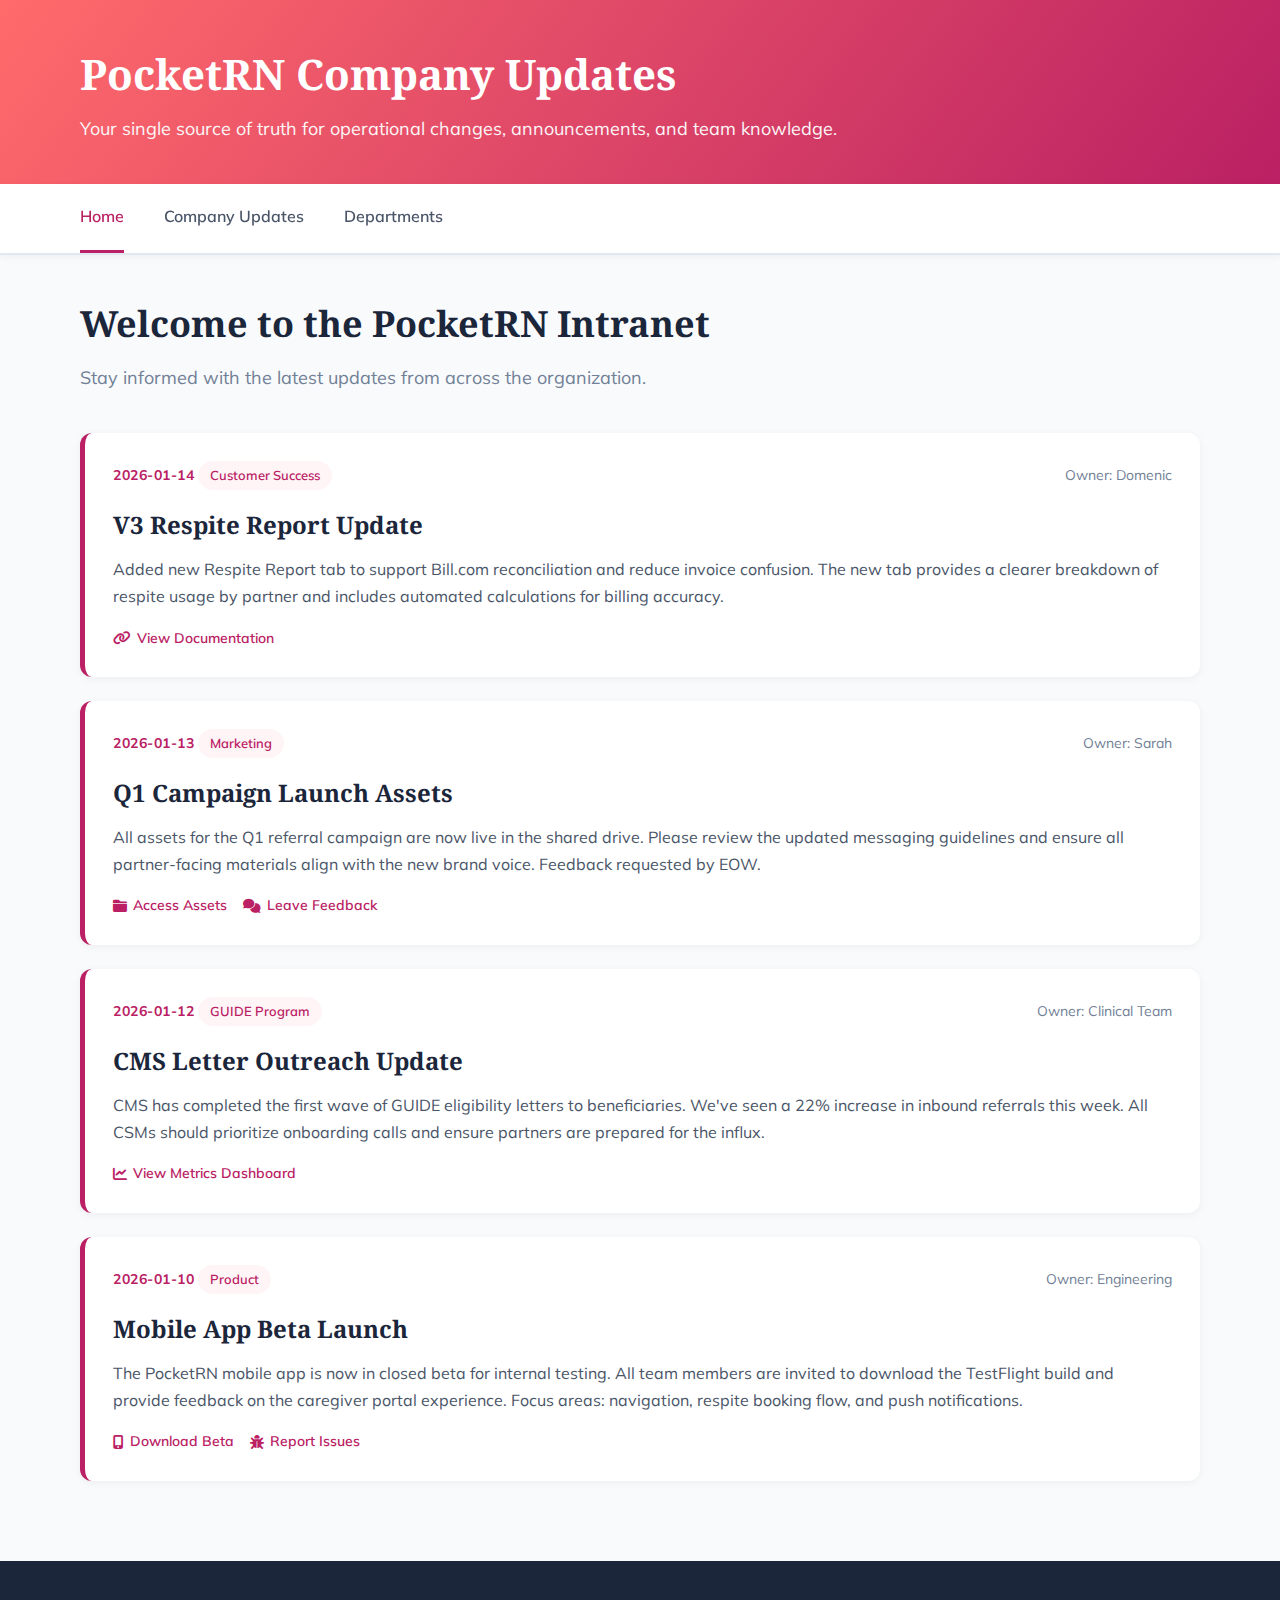
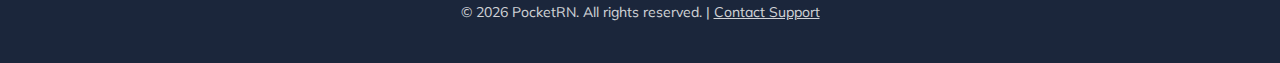
<file: index.html>
<!DOCTYPE html>
<html lang="en">
<head>
    <meta charset="UTF-8">
    <meta name="viewport" content="width=device-width, initial-scale=1.0">
    <title>PocketRN Company Updates</title>
    <link rel="stylesheet" href="css/style.css">
    <link href="https://cdnjs.cloudflare.com/ajax/libs/font-awesome/6.0.0-beta3/css/all.min.css" rel="stylesheet">
</head>
<body>
    <!-- Header -->
    <header class="site-header">
        <div class="header-content">
            <h1 class="site-title">PocketRN Company Updates</h1>
            <p class="site-tagline">Your single source of truth for operational changes, announcements, and team knowledge.</p>
        </div>
    </header>

    <!-- Navigation -->
    <nav class="site-nav">
        <div class="nav-content">
            <a href="index.html" class="nav-link active">Home</a>
            <a href="updates.html" class="nav-link">Company Updates</a>
            <a href="departments.html" class="nav-link">Departments</a>
        </div>
    </nav>

    <!-- Main Content -->
    <main class="main-content">
        <h2 class="page-title">Welcome to the PocketRN Intranet</h2>
        <p class="page-subtitle">Stay informed with the latest updates from across the organization.</p>

        <!-- Recent Updates -->
        <div class="updates-container">
            <!-- Sample Update 1 -->
            <article class="update-card">
                <div class="update-meta">
                    <div>
                        <span class="update-date">2026-01-14</span>
                        <span class="update-department">Customer Success</span>
                    </div>
                    <span class="update-owner">Owner: Domenic</span>
                </div>
                <h3 class="update-title">V3 Respite Report Update</h3>
                <div class="update-body">
                    <p>Added new Respite Report tab to support Bill.com reconciliation and reduce invoice confusion. The new tab provides a clearer breakdown of respite usage by partner and includes automated calculations for billing accuracy.</p>
                </div>
                <div class="update-links">
                    <a href="#" class="update-link">
                        <i class="fas fa-link"></i>
                        View Documentation
                    </a>
                </div>
            </article>

            <!-- Sample Update 2 -->
            <article class="update-card">
                <div class="update-meta">
                    <div>
                        <span class="update-date">2026-01-13</span>
                        <span class="update-department">Marketing</span>
                    </div>
                    <span class="update-owner">Owner: Sarah</span>
                </div>
                <h3 class="update-title">Q1 Campaign Launch Assets</h3>
                <div class="update-body">
                    <p>All assets for the Q1 referral campaign are now live in the shared drive. Please review the updated messaging guidelines and ensure all partner-facing materials align with the new brand voice. Feedback requested by EOW.</p>
                </div>
                <div class="update-links">
                    <a href="#" class="update-link">
                        <i class="fas fa-folder"></i>
                        Access Assets
                    </a>
                    <a href="#" class="update-link">
                        <i class="fas fa-comments"></i>
                        Leave Feedback
                    </a>
                </div>
            </article>

            <!-- Sample Update 3 -->
            <article class="update-card">
                <div class="update-meta">
                    <div>
                        <span class="update-date">2026-01-12</span>
                        <span class="update-department">GUIDE Program</span>
                    </div>
                    <span class="update-owner">Owner: Clinical Team</span>
                </div>
                <h3 class="update-title">CMS Letter Outreach Update</h3>
                <div class="update-body">
                    <p>CMS has completed the first wave of GUIDE eligibility letters to beneficiaries. We've seen a 22% increase in inbound referrals this week. All CSMs should prioritize onboarding calls and ensure partners are prepared for the influx.</p>
                </div>
                <div class="update-links">
                    <a href="#" class="update-link">
                        <i class="fas fa-chart-line"></i>
                        View Metrics Dashboard
                    </a>
                </div>
            </article>

            <!-- Sample Update 4 -->
            <article class="update-card">
                <div class="update-meta">
                    <div>
                        <span class="update-date">2026-01-10</span>
                        <span class="update-department">Product</span>
                    </div>
                    <span class="update-owner">Owner: Engineering</span>
                </div>
                <h3 class="update-title">Mobile App Beta Launch</h3>
                <div class="update-body">
                    <p>The PocketRN mobile app is now in closed beta for internal testing. All team members are invited to download the TestFlight build and provide feedback on the caregiver portal experience. Focus areas: navigation, respite booking flow, and push notifications.</p>
                </div>
                <div class="update-links">
                    <a href="#" class="update-link">
                        <i class="fas fa-mobile-alt"></i>
                        Download Beta
                    </a>
                    <a href="#" class="update-link">
                        <i class="fas fa-bug"></i>
                        Report Issues
                    </a>
                </div>
            </article>
        </div>
    </main>

    <!-- Footer -->
    <footer class="site-footer">
        <div class="footer-content">
            <p>&copy; 2026 PocketRN. All rights reserved. | <a href="mailto:support@pocketrn.com" style="color: white; text-decoration: underline;">Contact Support</a></p>
        </div>
    </footer>
</body>
</html>
</file>
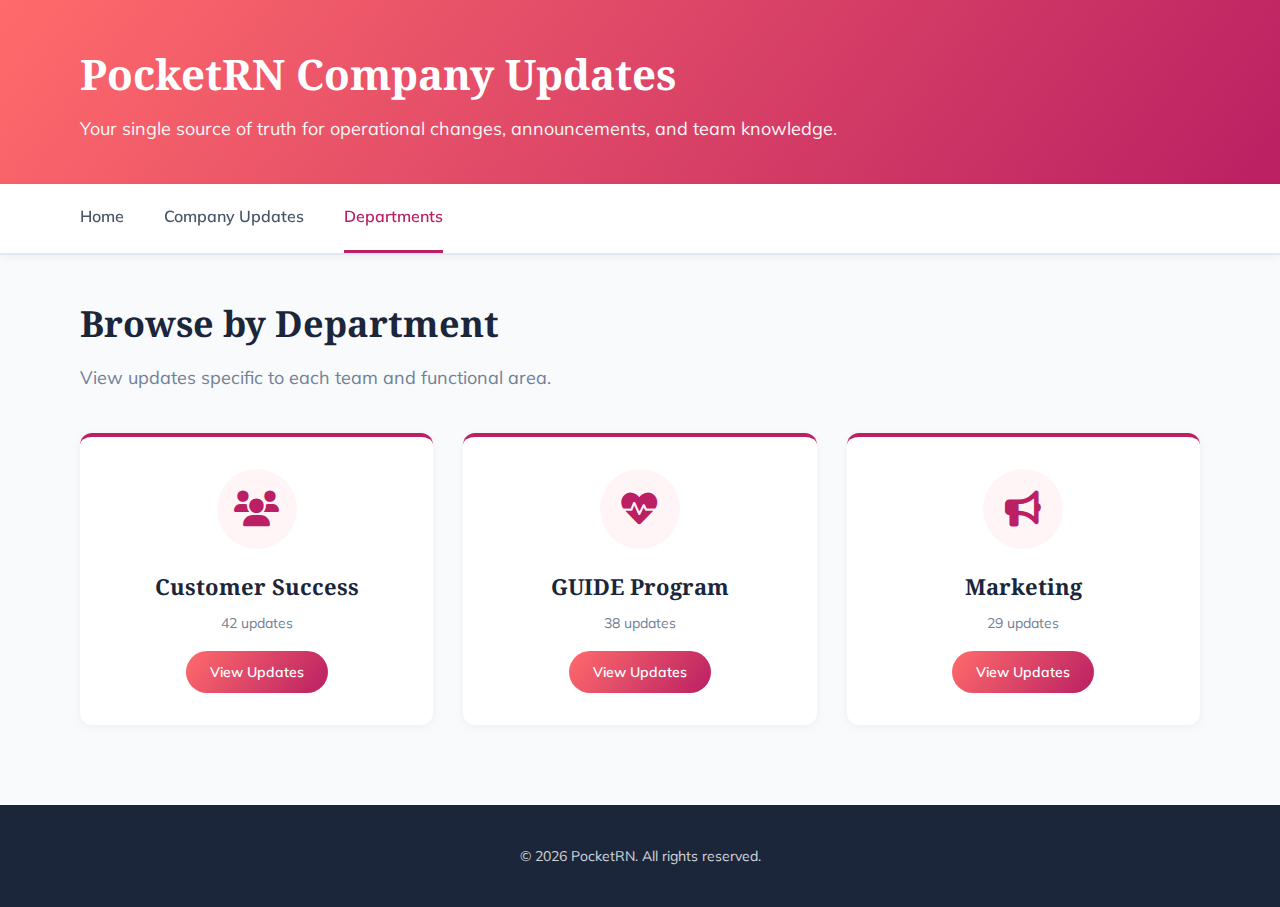
<file: departments.html>
<!DOCTYPE html>
<html lang="en">
<head>
    <meta charset="UTF-8">
    <meta name="viewport" content="width=device-width, initial-scale=1.0">
    <title>Departments - PocketRN</title>
    <link rel="stylesheet" href="css/style.css">
    <link href="https://cdnjs.cloudflare.com/ajax/libs/font-awesome/6.0.0-beta3/css/all.min.css" rel="stylesheet">
</head>
<body>
    <header class="site-header">
        <div class="header-content">
            <h1 class="site-title">PocketRN Company Updates</h1>
            <p class="site-tagline">Your single source of truth for operational changes, announcements, and team knowledge.</p>
        </div>
    </header>
    <nav class="site-nav">
        <div class="nav-content">
            <a href="index.html" class="nav-link">Home</a>
            <a href="updates.html" class="nav-link">Company Updates</a>
            <a href="departments.html" class="nav-link active">Departments</a>
        </div>
    </nav>
    <main class="main-content">
        <h2 class="page-title">Browse by Department</h2>
        <p class="page-subtitle">View updates specific to each team and functional area.</p>
        <div class="department-grid">
            <div class="department-card">
                <div class="department-icon"><i class="fas fa-users"></i></div>
                <h3 class="department-name">Customer Success</h3>
                <p class="department-count">42 updates</p>
                <a href="#" class="department-link">View Updates</a>
            </div>
            <div class="department-card">
                <div class="department-icon"><i class="fas fa-heartbeat"></i></div>
                <h3 class="department-name">GUIDE Program</h3>
                <p class="department-count">38 updates</p>
                <a href="#" class="department-link">View Updates</a>
            </div>
            <div class="department-card">
                <div class="department-icon"><i class="fas fa-bullhorn"></i></div>
                <h3 class="department-name">Marketing</h3>
                <p class="department-count">29 updates</p>
                <a href="#" class="department-link">View Updates</a>
            </div>
        </div>
    </main>
    <footer class="site-footer">
        <div class="footer-content">
            <p>&copy; 2026 PocketRN. All rights reserved.</p>
        </div>
    </footer>
</body>
</html>
</file>
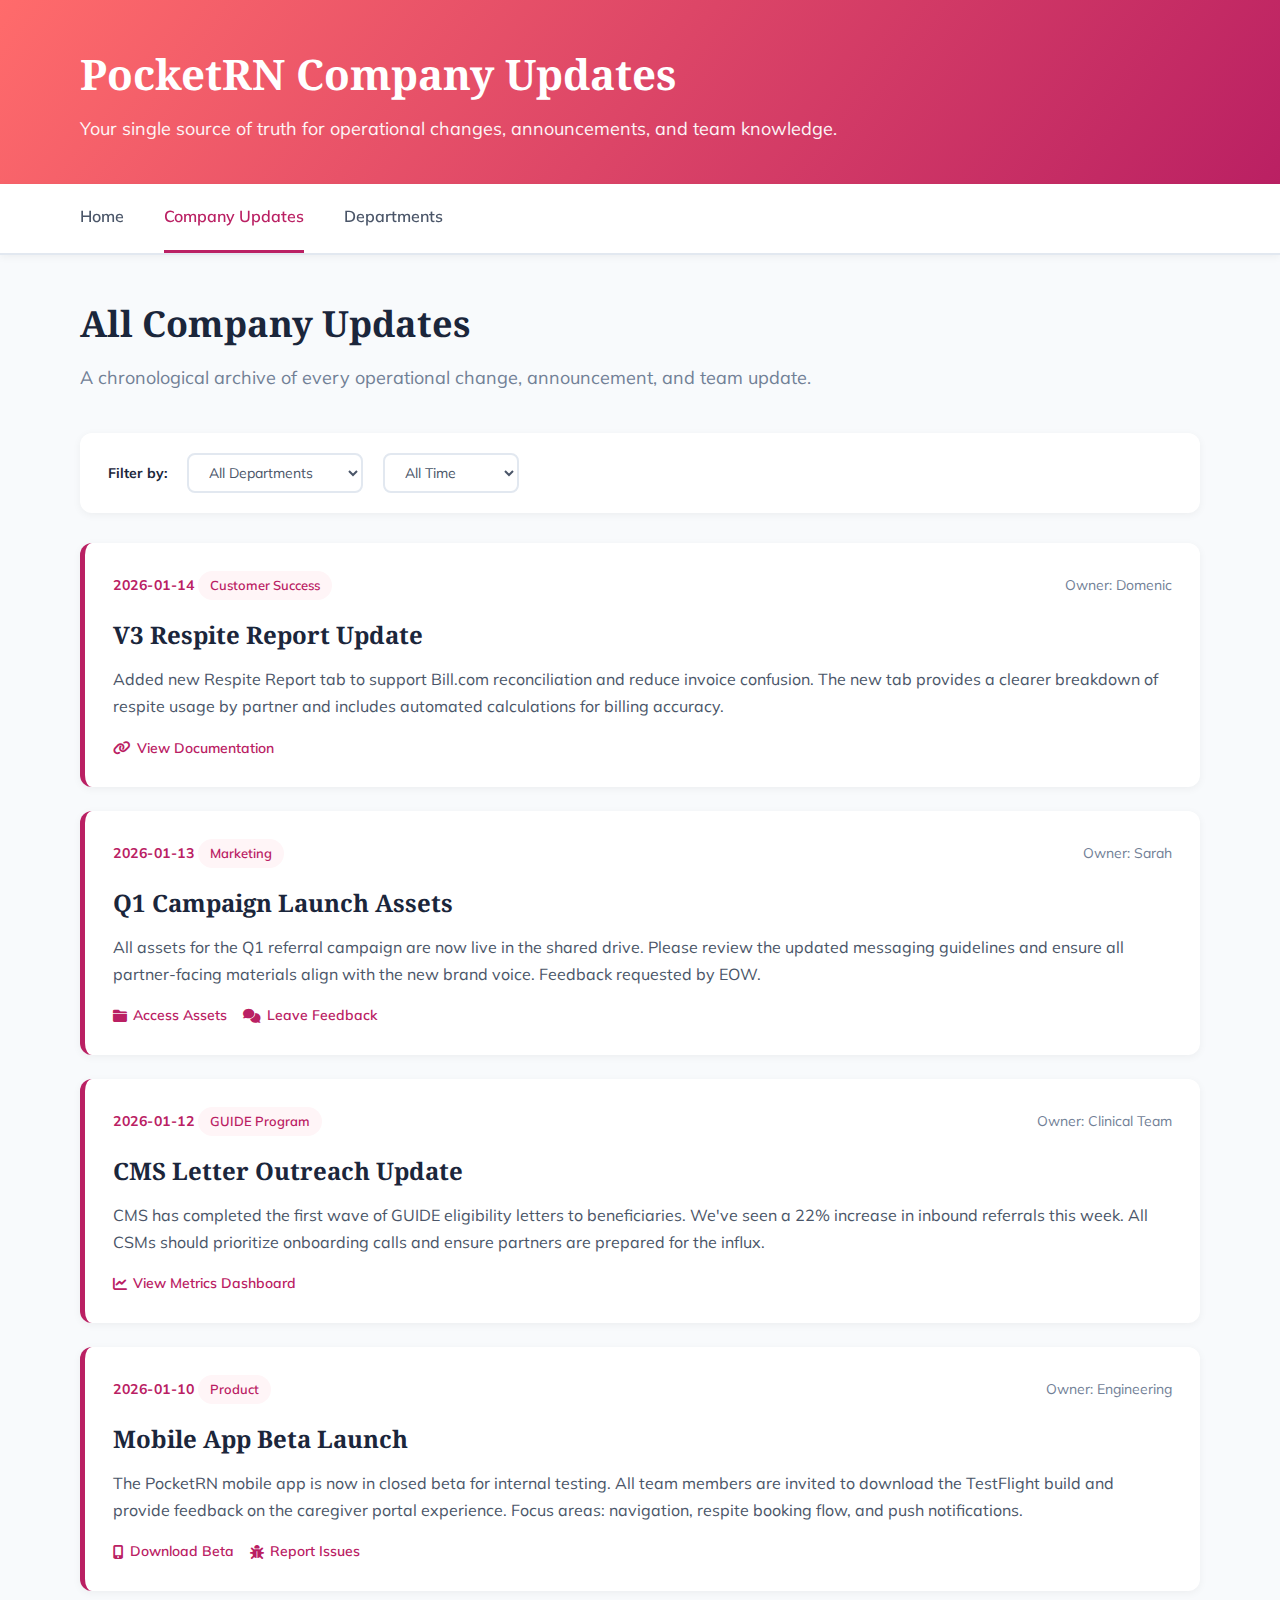
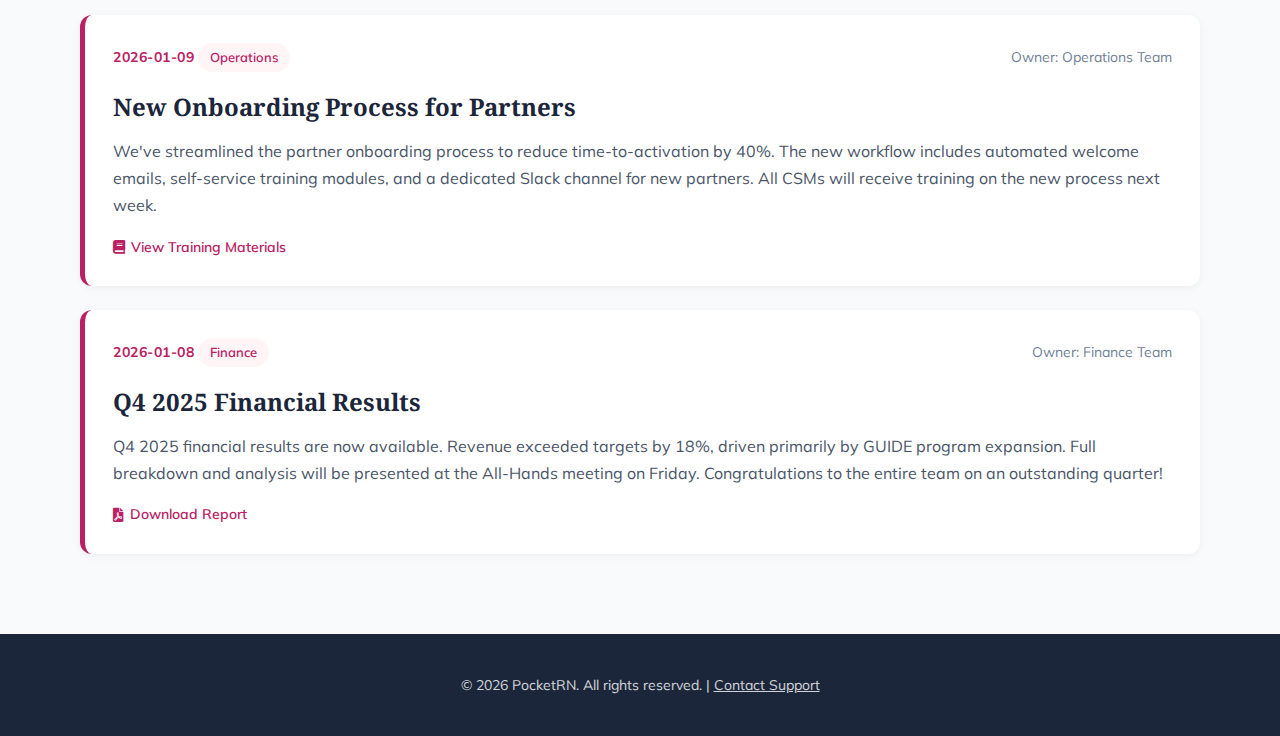
<file: updates.html>
<!DOCTYPE html>
<html lang="en">
<head>
    <meta charset="UTF-8">
    <meta name="viewport" content="width=device-width, initial-scale=1.0">
    <title>Company Updates - PocketRN</title>
    <link rel="stylesheet" href="css/style.css">
    <link href="https://cdnjs.cloudflare.com/ajax/libs/font-awesome/6.0.0-beta3/css/all.min.css" rel="stylesheet">
</head>
<body>
    <!-- Header -->
    <header class="site-header">
        <div class="header-content">
            <h1 class="site-title">PocketRN Company Updates</h1>
            <p class="site-tagline">Your single source of truth for operational changes, announcements, and team knowledge.</p>
        </div>
    </header>

    <!-- Navigation -->
    <nav class="site-nav">
        <div class="nav-content">
            <a href="index.html" class="nav-link">Home</a>
            <a href="updates.html" class="nav-link active">Company Updates</a>
            <a href="departments.html" class="nav-link">Departments</a>
        </div>
    </nav>

    <!-- Main Content -->
    <main class="main-content">
        <h2 class="page-title">All Company Updates</h2>
        <p class="page-subtitle">A chronological archive of every operational change, announcement, and team update.</p>

        <!-- Filters -->
        <div class="filters-bar">
            <span class="filter-label">Filter by:</span>
            <select class="filter-select" id="departmentFilter">
                <option value="all">All Departments</option>
                <option value="customer-success">Customer Success</option>
                <option value="marketing">Marketing</option>
                <option value="guide">GUIDE Program</option>
                <option value="product">Product</option>
                <option value="engineering">Engineering</option>
                <option value="operations">Operations</option>
                <option value="finance">Finance</option>
            </select>

            <select class="filter-select" id="dateFilter">
                <option value="all">All Time</option>
                <option value="this-week">This Week</option>
                <option value="this-month">This Month</option>
                <option value="this-quarter">This Quarter</option>
            </select>
        </div>

        <!-- Updates List -->
        <div class="updates-container">
            <!-- Update 1 -->
            <article class="update-card">
                <div class="update-meta">
                    <div>
                        <span class="update-date">2026-01-14</span>
                        <span class="update-department">Customer Success</span>
                    </div>
                    <span class="update-owner">Owner: Domenic</span>
                </div>
                <h3 class="update-title">V3 Respite Report Update</h3>
                <div class="update-body">
                    <p>Added new Respite Report tab to support Bill.com reconciliation and reduce invoice confusion. The new tab provides a clearer breakdown of respite usage by partner and includes automated calculations for billing accuracy.</p>
                </div>
                <div class="update-links">
                    <a href="#" class="update-link">
                        <i class="fas fa-link"></i>
                        View Documentation
                    </a>
                </div>
            </article>

            <!-- Update 2 -->
            <article class="update-card">
                <div class="update-meta">
                    <div>
                        <span class="update-date">2026-01-13</span>
                        <span class="update-department">Marketing</span>
                    </div>
                    <span class="update-owner">Owner: Sarah</span>
                </div>
                <h3 class="update-title">Q1 Campaign Launch Assets</h3>
                <div class="update-body">
                    <p>All assets for the Q1 referral campaign are now live in the shared drive. Please review the updated messaging guidelines and ensure all partner-facing materials align with the new brand voice. Feedback requested by EOW.</p>
                </div>
                <div class="update-links">
                    <a href="#" class="update-link">
                        <i class="fas fa-folder"></i>
                        Access Assets
                    </a>
                    <a href="#" class="update-link">
                        <i class="fas fa-comments"></i>
                        Leave Feedback
                    </a>
                </div>
            </article>

            <!-- Update 3 -->
            <article class="update-card">
                <div class="update-meta">
                    <div>
                        <span class="update-date">2026-01-12</span>
                        <span class="update-department">GUIDE Program</span>
                    </div>
                    <span class="update-owner">Owner: Clinical Team</span>
                </div>
                <h3 class="update-title">CMS Letter Outreach Update</h3>
                <div class="update-body">
                    <p>CMS has completed the first wave of GUIDE eligibility letters to beneficiaries. We've seen a 22% increase in inbound referrals this week. All CSMs should prioritize onboarding calls and ensure partners are prepared for the influx.</p>
                </div>
                <div class="update-links">
                    <a href="#" class="update-link">
                        <i class="fas fa-chart-line"></i>
                        View Metrics Dashboard
                    </a>
                </div>
            </article>

            <!-- Update 4 -->
            <article class="update-card">
                <div class="update-meta">
                    <div>
                        <span class="update-date">2026-01-10</span>
                        <span class="update-department">Product</span>
                    </div>
                    <span class="update-owner">Owner: Engineering</span>
                </div>
                <h3 class="update-title">Mobile App Beta Launch</h3>
                <div class="update-body">
                    <p>The PocketRN mobile app is now in closed beta for internal testing. All team members are invited to download the TestFlight build and provide feedback on the caregiver portal experience. Focus areas: navigation, respite booking flow, and push notifications.</p>
                </div>
                <div class="update-links">
                    <a href="#" class="update-link">
                        <i class="fas fa-mobile-alt"></i>
                        Download Beta
                    </a>
                    <a href="#" class="update-link">
                        <i class="fas fa-bug"></i>
                        Report Issues
                    </a>
                </div>
            </article>

            <!-- Update 5 -->
            <article class="update-card">
                <div class="update-meta">
                    <div>
                        <span class="update-date">2026-01-09</span>
                        <span class="update-department">Operations</span>
                    </div>
                    <span class="update-owner">Owner: Operations Team</span>
                </div>
                <h3 class="update-title">New Onboarding Process for Partners</h3>
                <div class="update-body">
                    <p>We've streamlined the partner onboarding process to reduce time-to-activation by 40%. The new workflow includes automated welcome emails, self-service training modules, and a dedicated Slack channel for new partners. All CSMs will receive training on the new process next week.</p>
                </div>
                <div class="update-links">
                    <a href="#" class="update-link">
                        <i class="fas fa-book"></i>
                        View Training Materials
                    </a>
                </div>
            </article>

            <!-- Update 6 -->
            <article class="update-card">
                <div class="update-meta">
                    <div>
                        <span class="update-date">2026-01-08</span>
                        <span class="update-department">Finance</span>
                    </div>
                    <span class="update-owner">Owner: Finance Team</span>
                </div>
                <h3 class="update-title">Q4 2025 Financial Results</h3>
                <div class="update-body">
                    <p>Q4 2025 financial results are now available. Revenue exceeded targets by 18%, driven primarily by GUIDE program expansion. Full breakdown and analysis will be presented at the All-Hands meeting on Friday. Congratulations to the entire team on an outstanding quarter!</p>
                </div>
                <div class="update-links">
                    <a href="#" class="update-link">
                        <i class="fas fa-file-pdf"></i>
                        Download Report
                    </a>
                </div>
            </article>
        </div>
    </main>

    <!-- Footer -->
    <footer class="site-footer">
        <div class="footer-content">
            <p>&copy; 2026 PocketRN. All rights reserved. | <a href="mailto:support@pocketrn.com" style="color: white; text-decoration: underline;">Contact Support</a></p>
        </div>
    </footer>

    <script src="js/filters.js"></script>
</body>
</html>
</file>
<file: css/style.css>
@import url('https://fonts.googleapis.com/css2?family=Droid+Serif:wght@400;700&family=Mulish:wght@300;400;600;700&display=swap');

* {
    margin: 0;
    padding: 0;
    box-sizing: border-box;
}

body {
    font-family: 'Mulish', sans-serif;
    color: #1B263B;
    background-color: #F8FAFC;
    line-height: 1.6;
}

/* Header */
.site-header {
    background: linear-gradient(127deg, #ff6b6b, #ba2063);
    color: white;
    padding: 40px 0;
    box-shadow: 0 4px 12px rgba(0,0,0,0.1);
}

.header-content {
    max-width: 1200px;
    margin: 0 auto;
    padding: 0 40px;
}

.site-title {
    font-family: 'Droid Serif', serif;
    font-size: 42px;
    font-weight: 700;
    margin-bottom: 8px;
}

.site-tagline {
    font-size: 18px;
    opacity: 0.95;
}

/* Navigation */
.site-nav {
    background: white;
    border-bottom: 2px solid #E2E8F0;
    box-shadow: 0 2px 8px rgba(0,0,0,0.05);
    position: sticky;
    top: 0;
    z-index: 100;
}

.nav-content {
    max-width: 1200px;
    margin: 0 auto;
    padding: 0 40px;
    display: flex;
    gap: 40px;
}

.nav-link {
    padding: 20px 0;
    text-decoration: none;
    color: #4A5568;
    font-weight: 600;
    font-size: 16px;
    border-bottom: 3px solid transparent;
    transition: all 0.3s ease;
}

.nav-link:hover {
    color: #ba2063;
    border-bottom-color: #ba2063;
}

.nav-link.active {
    color: #ba2063;
    border-bottom-color: #ba2063;
}

/* Main Content */
.main-content {
    max-width: 1200px;
    margin: 40px auto;
    padding: 0 40px;
}

.page-title {
    font-family: 'Droid Serif', serif;
    font-size: 36px;
    font-weight: 700;
    margin-bottom: 12px;
    color: #1B263B;
}

.page-subtitle {
    font-size: 18px;
    color: #718096;
    margin-bottom: 40px;
}

/* Update Cards */
.updates-container {
    display: flex;
    flex-direction: column;
    gap: 24px;
}

.update-card {
    background: white;
    border-radius: 12px;
    padding: 28px;
    box-shadow: 0 2px 8px rgba(0,0,0,0.05);
    border-left: 5px solid #ba2063;
    transition: all 0.3s ease;
}

.update-card:hover {
    box-shadow: 0 8px 24px rgba(0,0,0,0.1);
    transform: translateY(-2px);
}

.update-meta {
    display: flex;
    justify-content: space-between;
    align-items: center;
    margin-bottom: 16px;
    flex-wrap: wrap;
    gap: 12px;
}

.update-date {
    font-size: 14px;
    font-weight: 700;
    color: #ba2063;
    text-transform: uppercase;
    letter-spacing: 0.5px;
}

.update-department {
    display: inline-block;
    background: #FFF5F7;
    color: #ba2063;
    padding: 4px 12px;
    border-radius: 20px;
    font-size: 13px;
    font-weight: 600;
}

.update-owner {
    font-size: 14px;
    color: #718096;
}

.update-title {
    font-family: 'Droid Serif', serif;
    font-size: 24px;
    font-weight: 700;
    color: #1B263B;
    margin-bottom: 12px;
}

.update-body {
    font-size: 16px;
    color: #4A5568;
    line-height: 1.7;
    margin-bottom: 16px;
}

.update-links {
    display: flex;
    gap: 16px;
    flex-wrap: wrap;
}

.update-link {
    display: inline-flex;
    align-items: center;
    gap: 6px;
    color: #ba2063;
    text-decoration: none;
    font-weight: 600;
    font-size: 14px;
    transition: all 0.3s ease;
}

.update-link:hover {
    color: #ff6b6b;
    text-decoration: underline;
}

/* Department Grid */
.department-grid {
    display: grid;
    grid-template-columns: repeat(auto-fit, minmax(300px, 1fr));
    gap: 30px;
    margin-top: 40px;
}

.department-card {
    background: white;
    border-radius: 12px;
    padding: 32px;
    box-shadow: 0 2px 8px rgba(0,0,0,0.05);
    text-align: center;
    transition: all 0.3s ease;
    border-top: 4px solid #ba2063;
}

.department-card:hover {
    box-shadow: 0 8px 24px rgba(0,0,0,0.1);
    transform: translateY(-4px);
}

.department-icon {
    width: 80px;
    height: 80px;
    margin: 0 auto 20px;
    background: #FFF5F7;
    border-radius: 50%;
    display: flex;
    justify-content: center;
    align-items: center;
    font-size: 36px;
    color: #ba2063;
}

.department-name {
    font-family: 'Droid Serif', serif;
    font-size: 22px;
    font-weight: 700;
    margin-bottom: 8px;
    color: #1B263B;
}

.department-count {
    font-size: 14px;
    color: #718096;
    margin-bottom: 16px;
}

.department-link {
    display: inline-block;
    background: linear-gradient(127deg, #ff6b6b, #ba2063);
    color: white;
    padding: 10px 24px;
    border-radius: 25px;
    text-decoration: none;
    font-weight: 600;
    font-size: 14px;
    transition: all 0.3s ease;
}

.department-link:hover {
    transform: scale(1.05);
    box-shadow: 0 4px 12px rgba(186, 32, 99, 0.3);
}

/* Footer */
.site-footer {
    background: #1B263B;
    color: white;
    padding: 40px 0;
    margin-top: 80px;
}

.footer-content {
    max-width: 1200px;
    margin: 0 auto;
    padding: 0 40px;
    text-align: center;
}

.footer-content p {
    font-size: 14px;
    opacity: 0.8;
}

/* Filters */
.filters-bar {
    background: white;
    padding: 20px 28px;
    border-radius: 12px;
    margin-bottom: 30px;
    box-shadow: 0 2px 8px rgba(0,0,0,0.05);
    display: flex;
    gap: 20px;
    align-items: center;
    flex-wrap: wrap;
}

.filter-label {
    font-weight: 700;
    color: #1B263B;
    font-size: 14px;
}

.filter-select {
    padding: 8px 16px;
    border: 2px solid #E2E8F0;
    border-radius: 8px;
    font-family: 'Mulish', sans-serif;
    font-size: 14px;
    color: #4A5568;
    background: white;
    cursor: pointer;
    transition: all 0.3s ease;
}

.filter-select:focus {
    outline: none;
    border-color: #ba2063;
}

/* Responsive */
@media (max-width: 768px) {
    .header-content,
    .nav-content,
    .main-content,
    .footer-content {
        padding: 0 20px;
    }
    
    .site-title {
        font-size: 32px;
    }
    
    .nav-content {
        gap: 20px;
    }
    
    .department-grid {
        grid-template-columns: 1fr;
    }
}
</file>
